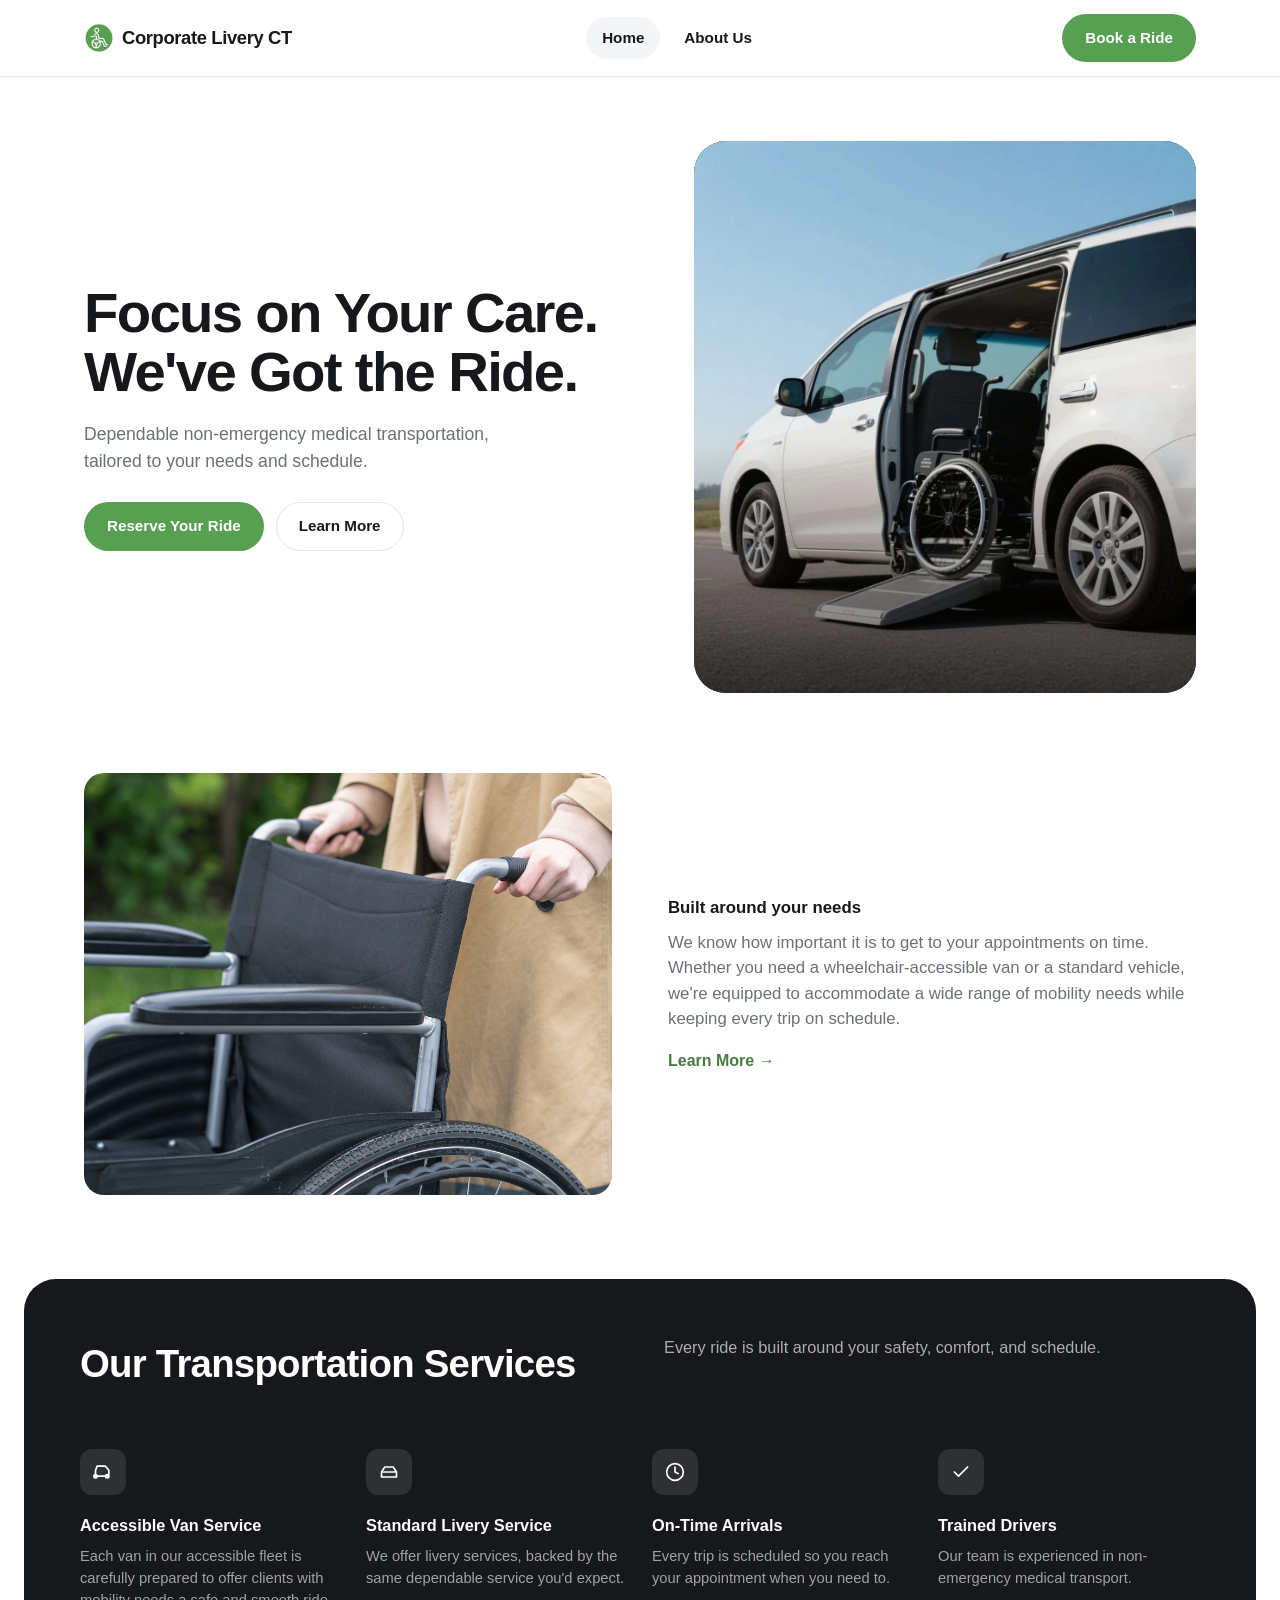
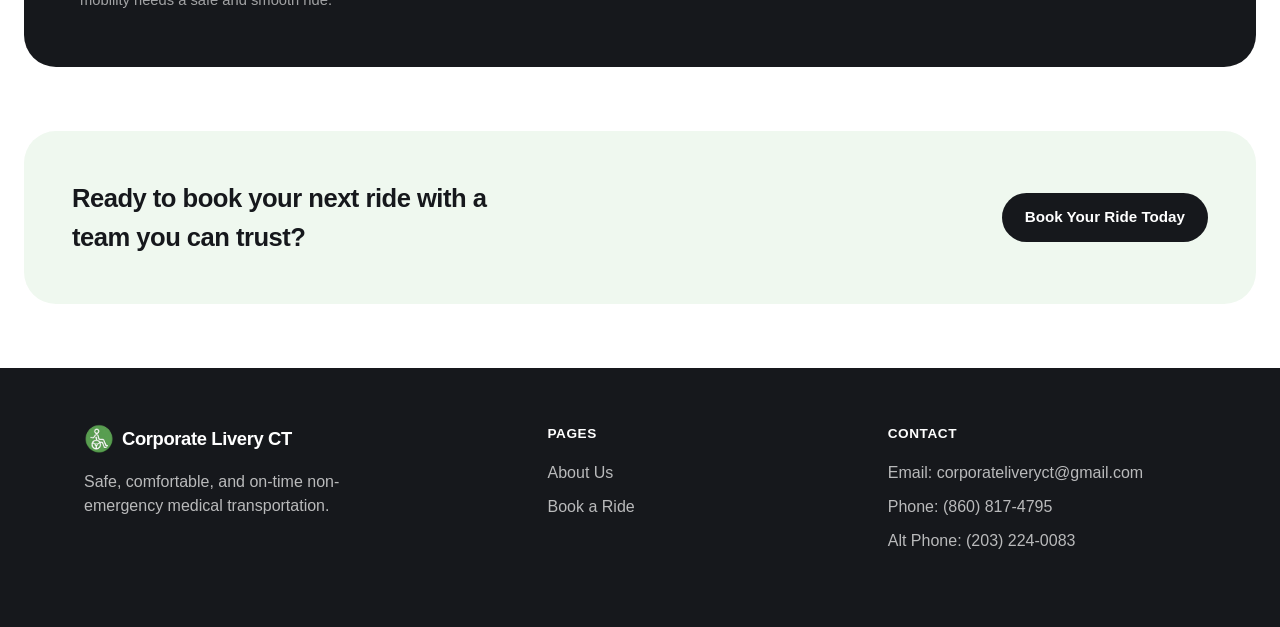
<file: index.html>
<!DOCTYPE html>
<html lang="en">
<head>
<meta charset="UTF-8">
<meta name="viewport" content="width=device-width, initial-scale=1.0">
<title>Corporate Livery CT | Non-Emergency Medical Transportation</title>
<meta name="description" content="Non-emergency medical transportation with wheelchair-accessible vans. Serving Medicare, Medicaid, and private-pay clients with on-time, dependable rides.">
<link rel="stylesheet" href="/styles.css">
<link rel="icon" type="image/png" href="/images/CorporateLogo.png">
</head>
<body>
<a class="skip-link" href="#main">Skip to Content</a>

<header class="site-header">
  <div class="wrap">
    <a href="/" class="logo">
      <span class="logo-mark">
        <img src="/images/CorporateLogo.png" alt="Corporate Livery CT logo">
      </span>
      Corporate Livery CT
    </a>
    <nav class="main-nav" aria-label="Primary">
      <a href="/" class="active">Home</a>
      <a href="/about-us">About Us</a>
      <a href="/book-a-ride" class="nav-book-link">Book a Ride</a>
    </nav>
    <a href="/book-a-ride" class="btn btn-primary">Book a Ride</a>
    <button class="nav-toggle" aria-label="Open menu" aria-expanded="false" id="navToggle">
      <span></span><span></span><span></span>
    </button>
  </div>
</header>

<main id="main">

  <section class="hero">
    <div class="wrap">
      <div>
        <h1>Focus on Your Care. We've Got the Ride.</h1>
        <p class="lede">Dependable non-emergency medical transportation, tailored to your needs and schedule.</p>
        <div class="hero-ctas">
          <a href="/book-a-ride" class="btn btn-primary">Reserve Your Ride</a>
          <a href="/about-us" class="btn btn-outline">Learn More</a>
        </div>
      </div>
      <div class="hero-visual">
        <img src="/images/minivan.jpeg" alt="Accessible minivan" class="hero-visual-photo">
      </div>
    </div>
  </section>

  <section class="intro">
    <div class="wrap">
      <div class="intro-photo">
        <img src="/images/Intro-photo.jpg" alt="Accessible minivan">
      </div>
      <div>
        <p class="kicker">Built around your needs</p>
        <p>We know how important it is to get to your appointments on time. Whether you need a wheelchair-accessible van or a standard vehicle, we're equipped to accommodate a wide range of mobility needs while keeping every trip on schedule.</p>
        <a href="/about-us" class="intro-link">Learn More →</a>
      </div>
    </div>
  </section>

  <section class="features">
    <div class="wrap">
      <div class="features-top">
        <h2>Our Transportation Services</h2>
        <p>Every ride is built around your safety, comfort, and schedule.</p>
      </div>
      <div class="feature-grid">
        <div class="feature-card">
          <div class="icon">
<svg width="20" height="20" viewBox="0 0 24 24" fill="none" stroke="#fff" stroke-width="2" stroke-linecap="round" stroke-linejoin="round"><path d="M5 17h14M5 17a2 2 0 1 1-4 0 2 2 0 0 1 4 0zM19 17a2 2 0 1 1-4 0 2 2 0 0 1 4 0zM3 17V10l2-5h10l4 5v7"/></svg>          </div>
          <h3>Accessible Van Service</h3>
          <p>Each van in our accessible fleet is carefully prepared to offer clients with mobility needs a safe and smooth ride.</p>
        </div>
        <div class="feature-card">
          <div class="icon">
            <svg width="20" height="20" viewBox="0 0 24 24" fill="none" stroke="#fff" stroke-width="2" stroke-linecap="round" stroke-linejoin="round"><path d="M3 12h18M3 12l4-6h10l4 6M3 12v6h18v-6"/></svg>
          </div>
          <h3>Standard Livery Service</h3>
          <p>We offer livery services, backed by the same dependable service you'd expect.</p>
        </div>
        <div class="feature-card">
          <div class="icon">
            <svg width="20" height="20" viewBox="0 0 24 24" fill="none" stroke="#fff" stroke-width="2" stroke-linecap="round" stroke-linejoin="round"><circle cx="12" cy="12" r="10"/><path d="M12 6v6l4 2"/></svg>
          </div>
          <h3>On-Time Arrivals</h3>
          <p>Every trip is scheduled so you reach your appointment when you need to.</p>
        </div>
        <div class="feature-card">
          <div class="icon">
            <svg width="20" height="20" viewBox="0 0 24 24" fill="none" stroke="#fff" stroke-width="2" stroke-linecap="round" stroke-linejoin="round"><path d="M20 6L9 17l-5-5"/></svg>
          </div>
          <h3>Trained Drivers</h3>
          <p>Our team is experienced in non-emergency medical transport.</p>
        </div>
      </div>
    </div>
  </section>

  <section class="cta-banner">
    <h2>Ready to book your next ride with a team you can trust?</h2>
    <a href="/book-a-ride" class="btn btn-dark">Book Your Ride Today</a>
  </section>

</main>

<footer class="site-footer">
  <div class="wrap">
    <div class="footer-top">
      <div>
        <a href="/" class="logo">
          <span class="logo-mark">
            <img src="/images/CorporateLogo.png" alt="Corporate Livery CT logo">
          </span>
          Corporate Livery CT
        </a>
        <p style="max-width: 34ch; margin-top: 16px;">Safe, comfortable, and on-time non-emergency medical transportation.</p>
      </div>
      <div class="footer-col">
        <h4>Pages</h4>
        <ul>
          <li><a href="/about-us">About Us</a></li>
          <li><a href="/book-a-ride">Book a Ride</a></li>
        </ul>
      </div>
      <div class="footer-col">
        <h4>Contact</h4>
        <ul>
          <li>Email: corporateliveryct@gmail.com</li>
          <li>Phone: (860) 817-4795</li>
          <li>Alt Phone: (203) 224-0083</li>
        </ul>
      </div>
    </div>
  </div>
</footer>

<script src="/script.js"></script>

</body>
</html>
</file>
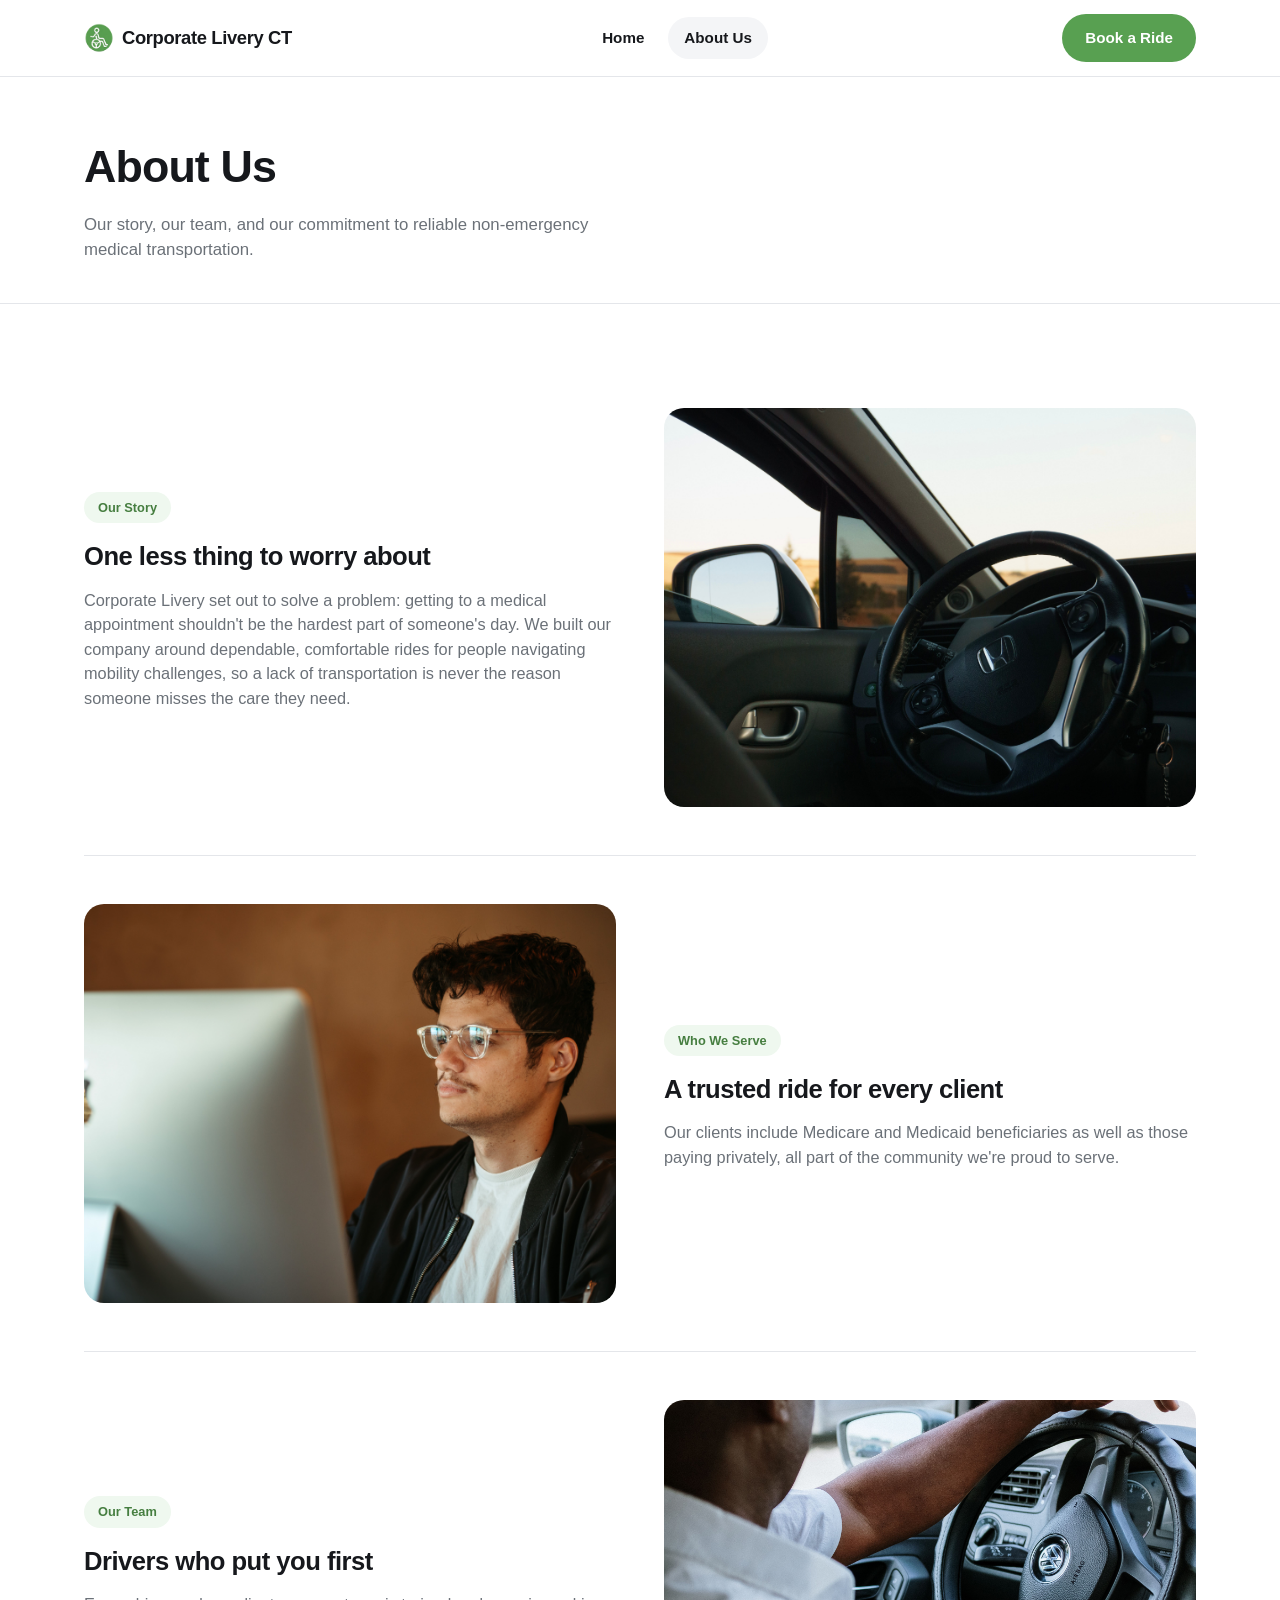
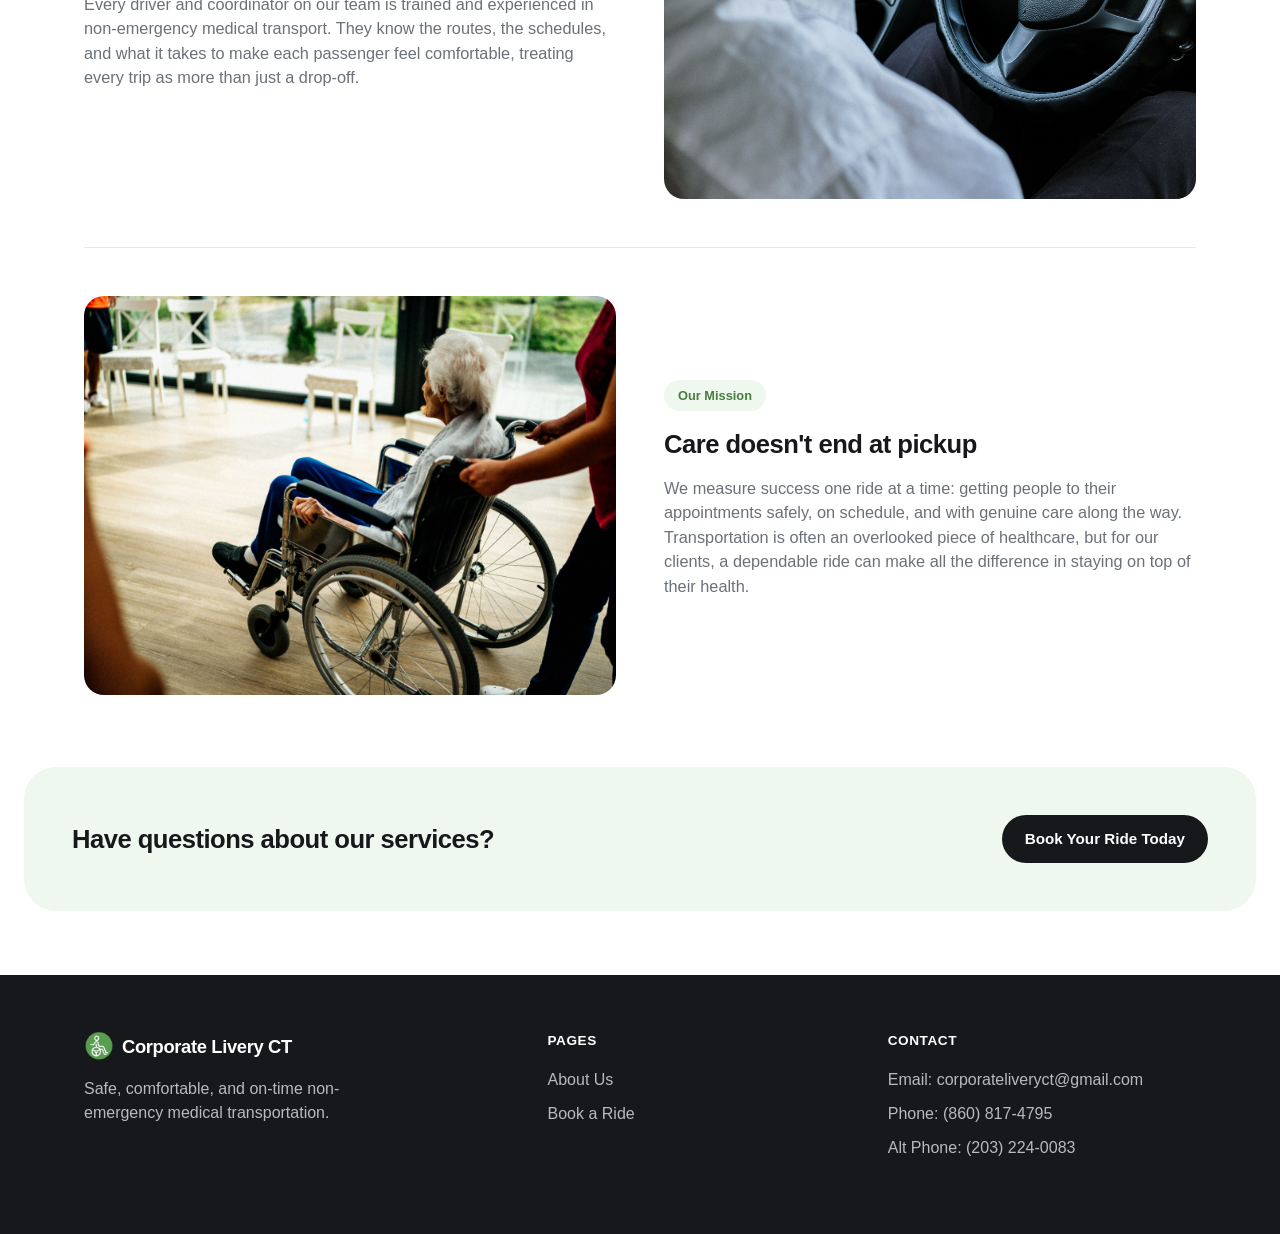
<file: about-us/index.html>
<!DOCTYPE html>
<html lang="en">
<head>
<meta charset="UTF-8">
<meta name="viewport" content="width=device-width, initial-scale=1.0">
<title>About Us | Corporate Livery CT</title>
<meta name="description" content="Learn about Corporate Livery CT, our team, who we serve, and our mission in non-emergency medical transportation.">
<link rel="stylesheet" href="/styles.css">
<link rel="icon" type="image/png" href="/images/CorporateLogo.png">
</head>
<body>
<a class="skip-link" href="#main">Skip to Content</a>

<header class="site-header">
  <div class="wrap">
    <a href="/" class="logo">
      <span class="logo-mark">
        <img src="/images/CorporateLogo.png" alt="Corporate Livery logo">
      </span>
      Corporate Livery CT
    </a>
    <nav class="main-nav" aria-label="Primary">
      <a href="/">Home</a>
      <a href="/about-us" class="active">About Us</a>
      <a href="/book-a-ride" class="nav-book-link">Book a Ride</a>
    </nav>
    <a href="/book-a-ride" class="btn btn-primary">Book a Ride</a>
    <button class="nav-toggle" aria-label="Open menu" aria-expanded="false" id="navToggle">
      <span></span><span></span><span></span>
    </button>
  </div>
</header>

<main id="main">

  <section class="page-hero">
    <div class="wrap">
      <h1>About Us</h1>
      <p>Our story, our team, and our commitment to reliable non-emergency medical transportation.</p>
    </div>
  </section>

  <div class="wrap">

    <div class="about-row">
      <div class="about-copy">
        <span class="eyebrow-label">Our Story</span>
        <h2>One less thing to worry about</h2>
        <p>Corporate Livery set out to solve a problem: getting to a medical appointment shouldn't be the hardest part of someone's day. We built our company around dependable, comfortable rides for people navigating mobility challenges, so a lack of transportation is never the reason someone misses the care they need.</p>
      </div>
      <div class="about-photo">
        <img src="/images/Our-story.jpg" alt="Accessible minivan">
      </div>
    </div>

    <div class="about-row reverse">
      <div class="about-copy">
        <span class="eyebrow-label">Who We Serve</span>
        <h2>A trusted ride for every client</h2>
        <p>Our clients include Medicare and Medicaid beneficiaries as well as those paying privately, all part of the community we're proud to serve.</p>
      </div>
      <div class="about-photo">
        <img src="/images/Who-we-serve.jpg" alt="Accessible minivan">
      </div>
    </div>

    <div class="about-row">
      <div class="about-copy">
        <span class="eyebrow-label">Our Team</span>
        <h2>Drivers who put you first</h2>
        <p>Every driver and coordinator on our team is trained and experienced in non-emergency medical transport. They know the routes, the schedules, and what it takes to make each passenger feel comfortable, treating every trip as more than just a drop-off.</p>
      </div>
      <div class="about-photo">
        <img src="/images/Our-Team.jpg" alt="Accessible minivan">
      </div>
    </div>

    <div class="about-row reverse">
      <div class="about-copy">
        <span class="eyebrow-label">Our Mission</span>
        <h2>Care doesn't end at pickup</h2>
        <p>We measure success one ride at a time: getting people to their appointments safely, on schedule, and with genuine care along the way. Transportation is often an overlooked piece of healthcare, but for our clients, a dependable ride can make all the difference in staying on top of their health.</p>
      </div>
      <div class="about-photo">
        <img src="/images/Our-Mission.jpg" alt="Accessible minivan">
      </div>
    </div>

  </div>

  <section class="cta-banner">
    <h2>Have questions about our services?</h2>
    <a href="/book-a-ride" class="btn btn-dark">Book Your Ride Today</a>
  </section>

</main>

<footer class="site-footer">
  <div class="wrap">
    <div class="footer-top">
      <div>
        <a href="/" class="logo">
          <span class="logo-mark">
            <img src="/images/CorporateLogo.png" alt="Corporate Livery logo">
          </span>
          Corporate Livery CT
        </a>
        <p style="max-width: 34ch; margin-top: 16px;">Safe, comfortable, and on-time non-emergency medical transportation.</p>
      </div>
      <div class="footer-col">
        <h4>Pages</h4>
        <ul>
          <li><a href="/about-us">About Us</a></li>
          <li><a href="/book-a-ride">Book a Ride</a></li>
        </ul>
      </div>
      <div class="footer-col">
        <h4>Contact</h4>
        <ul>
          <li>Email: corporateliveryct@gmail.com</li>
          <li>Phone: (860) 817-4795</li>
          <li>Alt Phone: (203) 224-0083</li>
        </ul>
      </div>
    </div>
  </div>
</footer>

<script src="/script.js"></script>
</body>
</html>
</file>
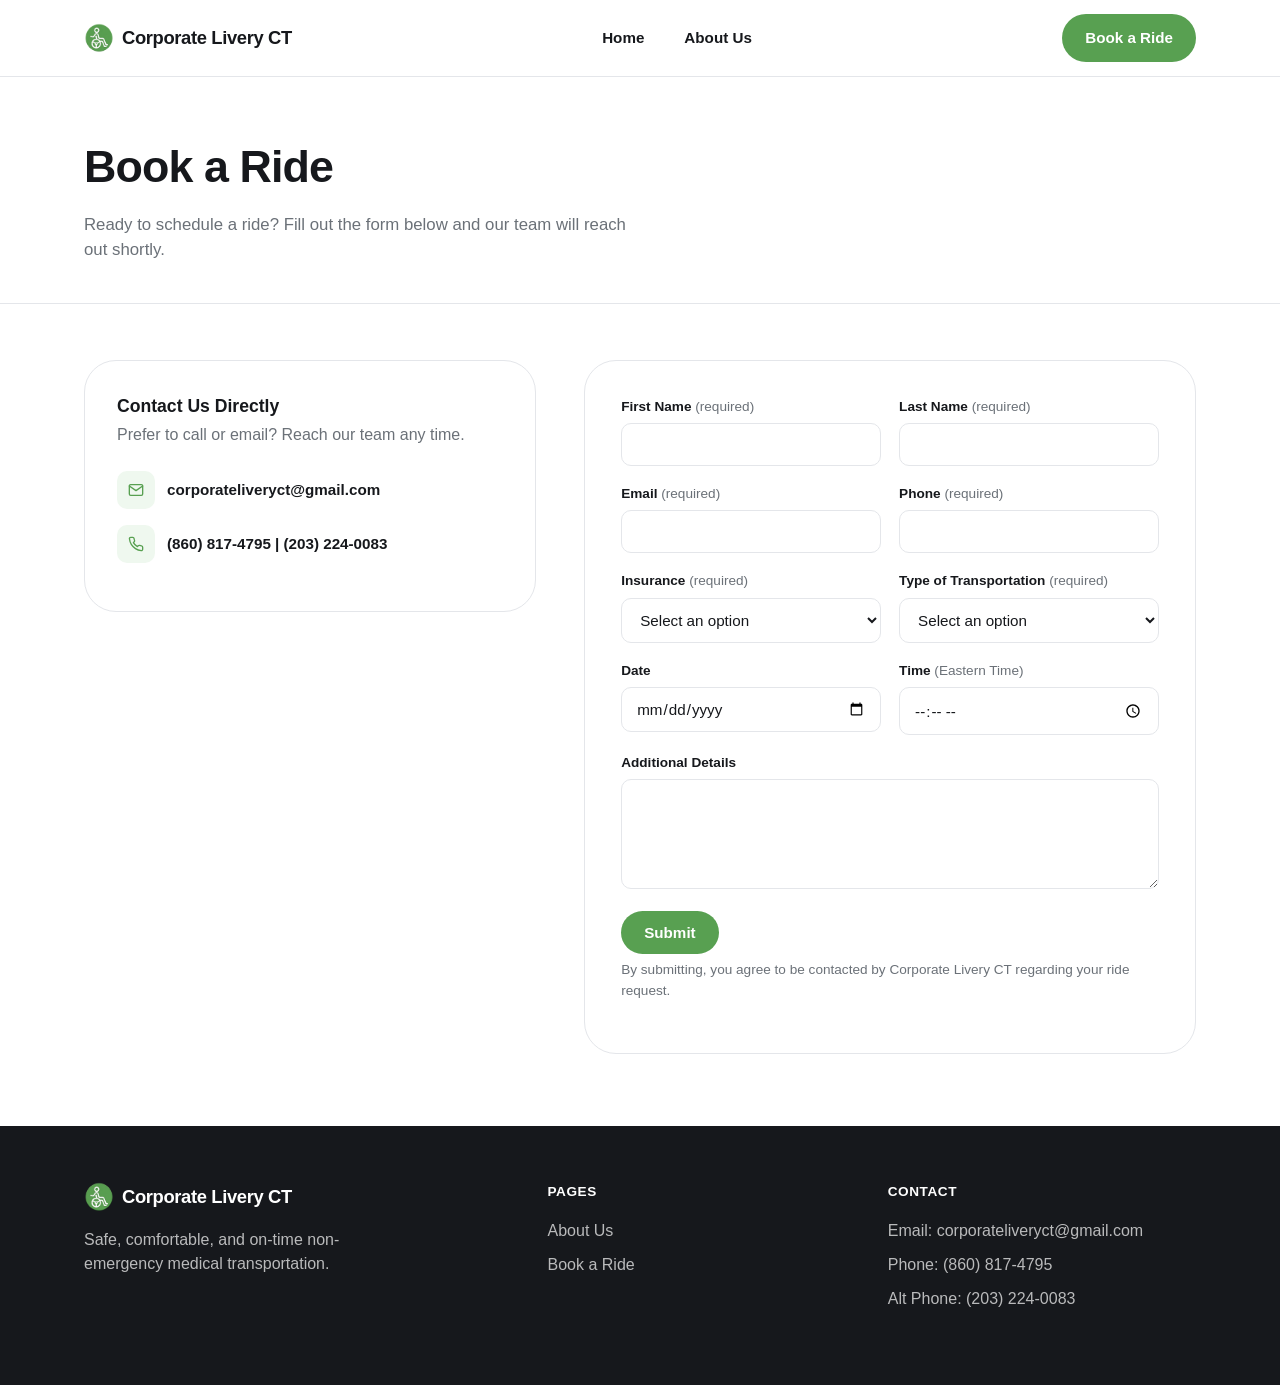
<file: book-a-ride/index.html>
<!DOCTYPE html>
<html lang="en">
<head>
<meta charset="UTF-8">
<meta name="viewport" content="width=device-width, initial-scale=1.0">
<title>Book a Ride | Corporate Livery CT</title>
<meta name="description" content="Book non-emergency medical transportation with Corporate Livery CT. Fill out the form and our team will be in touch shortly.">
<link rel="stylesheet" href="/styles.css">
<link rel="icon" type="image/png" href="/images/CorporateLogo.png">
</head>
<body>
<a class="skip-link" href="#main">Skip to Content</a>

<header class="site-header">
  <div class="wrap">
    <a href="/" class="logo">
      <span class="logo-mark">
        <img src="/images/CorporateLogo.png" alt="Corporate Livery CT logo">
      </span>
      Corporate Livery CT
    </a>
    <nav class="main-nav" aria-label="Primary">
      <a href="/">Home</a>
      <a href="/about-us">About Us</a>
      <a href="/book-a-ride" class="active nav-book-link">Book a Ride</a>
    </nav>
    <a href="/book-a-ride" class="btn btn-primary">Book a Ride</a>
    <button class="nav-toggle" aria-label="Open menu" aria-expanded="false" id="navToggle">
      <span></span><span></span><span></span>
    </button>
  </div>
</header>

<main id="main">

  <section class="page-hero">
    <div class="wrap">
      <h1>Book a Ride</h1>
      <p>Ready to schedule a ride? Fill out the form below and our team will reach out shortly.</p>
    </div>
  </section>

  <div class="wrap">
    <div class="book-layout">

      <div class="contact-card">
        <h3>Contact Us Directly</h3>
        <p>Prefer to call or email? Reach our team any time.</p>
        <div class="contact-line">
          <span class="icon">
            <svg width="16" height="16" viewBox="0 0 24 24" fill="none" stroke="#58A051" stroke-width="2" stroke-linecap="round" stroke-linejoin="round"><path d="M4 4h16v16H4z" opacity="0"/><path d="M22 6l-10 7L2 6"/><rect x="2" y="4" width="20" height="16" rx="2"/></svg>
          </span>
          corporateliveryct@gmail.com
        </div>
        <div class="contact-line">
          <span class="icon">
            <svg width="16" height="16" viewBox="0 0 24 24" fill="none" stroke="#58A051" stroke-width="2" stroke-linecap="round" stroke-linejoin="round"><path d="M22 16.92v3a2 2 0 0 1-2.18 2 19.79 19.79 0 0 1-8.63-3.07 19.5 19.5 0 0 1-6-6 19.79 19.79 0 0 1-3.07-8.67A2 2 0 0 1 4.11 2h3a2 2 0 0 1 2 1.72c.13.96.36 1.9.68 2.81a2 2 0 0 1-.45 2.11L8.09 9.91a16 16 0 0 0 6 6l1.27-1.27a2 2 0 0 1 2.11-.45c.9.32 1.85.55 2.81.68A2 2 0 0 1 22 16.92z"/></svg>
          </span>
          (860) 817-4795 | (203) 224-0083
        </div>
      </div>

      <form class="ride-form" id="rideForm" action="https://api.web3forms.com/submit" method="POST">
        <input type="hidden" name="access_key" value="bd34dec6-d49e-4015-98a6-b92596a17f97">
        <input type="hidden" name="subject" value="Ride Request">
        <input type="hidden" name="from_name" value="CorporateLiveryCT.com">
        <input type="checkbox" name="botcheck" style="display:none;" tabindex="-1" autocomplete="off">

        <div class="form-row">
          <div class="field">
            <label for="firstName">First Name <span class="req">(required)</span></label>
            <input type="text" id="firstName" name="First Name" required>
          </div>
          <div class="field">
            <label for="lastName">Last Name <span class="req">(required)</span></label>
            <input type="text" id="lastName" name="Last Name" required>
          </div>
        </div>

        <div class="form-row">
          <div class="field">
            <label for="email">Email <span class="req">(required)</span></label>
            <input type="email" id="email" name="Email" required>
          </div>
          <div class="field">
            <label for="phone">Phone <span class="req">(required)</span></label>
            <input type="tel" id="phone" name="Phone" required>
          </div>
        </div>

        <div class="form-row">
          <div class="field">
            <label for="insurance">Insurance <span class="req">(required)</span></label>
            <select id="insurance" name="Insurance" required>
              <option value="">Select an option</option>
              <option value="Medicare">Medicare</option>
              <option value="Medicaid">Medicaid</option>
              <option value="Private Pay">Private Pay</option>
              <option value="Other">Other</option>
            </select>
          </div>
          <div class="field">
            <label for="transportType">Type of Transportation <span class="req">(required)</span></label>
            <select id="transportType" name="Transport Type" required>
              <option value="">Select an option</option>
              <option value="Wheelchair Accessible">Wheelchair Accessible</option>
              <option value="Standard Vehicle">Standard Vehicle</option>
            </select>
          </div>
        </div>

        <div class="form-row">
          <div class="field">
            <label for="rideDate">Date</label>
            <input type="date" id="rideDate" name="Ride Date">
          </div>
          <div class="field">
            <label for="rideTime">Time <span class="req">(Eastern Time)</span></label>
            <input type="time" id="rideTime" name="Ride Time (24 hrs)">
          </div>
        </div>

        <div class="field" style="margin-bottom: 22px;">
          <label for="message">Additional Details</label>
          <textarea id="message" name="Additional Details"></textarea>
        </div>

        <button type="submit" class="btn btn-primary">Submit</button>
        <p class="form-note">By submitting, you agree to be contacted by Corporate Livery CT regarding your ride request.</p>
        <p class="form-status" id="formStatus" role="status" aria-live="polite"></p>
      </form>

      <div class="form-success" id="formSuccess">
        <div class="form-success-icon">
          <svg width="26" height="26" viewBox="0 0 24 24" fill="none" stroke="#fff" stroke-width="2.5" stroke-linecap="round" stroke-linejoin="round"><path d="M20 6L9 17l-5-5"/></svg>
        </div>
        <h3>Request Received</h3>
        <p>Thanks, we've got your ride details! A member of our team will call or email you shortly to confirm.</p>
      </div>

    </div>
  </div>

</main>

<footer class="site-footer">
  <div class="wrap">
    <div class="footer-top">
      <div>
        <a href="/" class="logo">
          <span class="logo-mark">
            <img src="/images/CorporateLogo.png" alt="Corporate Livery CT logo">
          </span>
          Corporate Livery CT
        </a>
        <p style="max-width: 34ch; margin-top: 16px;">Safe, comfortable, and on-time non-emergency medical transportation.</p>
      </div>
      <div class="footer-col">
        <h4>Pages</h4>
        <ul>
          <li><a href="/about-us">About Us</a></li>
          <li><a href="/book-a-ride">Book a Ride</a></li>
        </ul>
      </div>
      <div class="footer-col">
        <h4>Contact</h4>
        <ul>
          <li>Email: corporateliveryct@gmail.com</li>
          <li>Phone: (860) 817-4795</li>
          <li>Alt Phone: (203) 224-0083</li>
        </ul>
      </div>
    </div>
  </div>
</footer>

<script src="/script.js"></script>
</body>
</html>
</file>
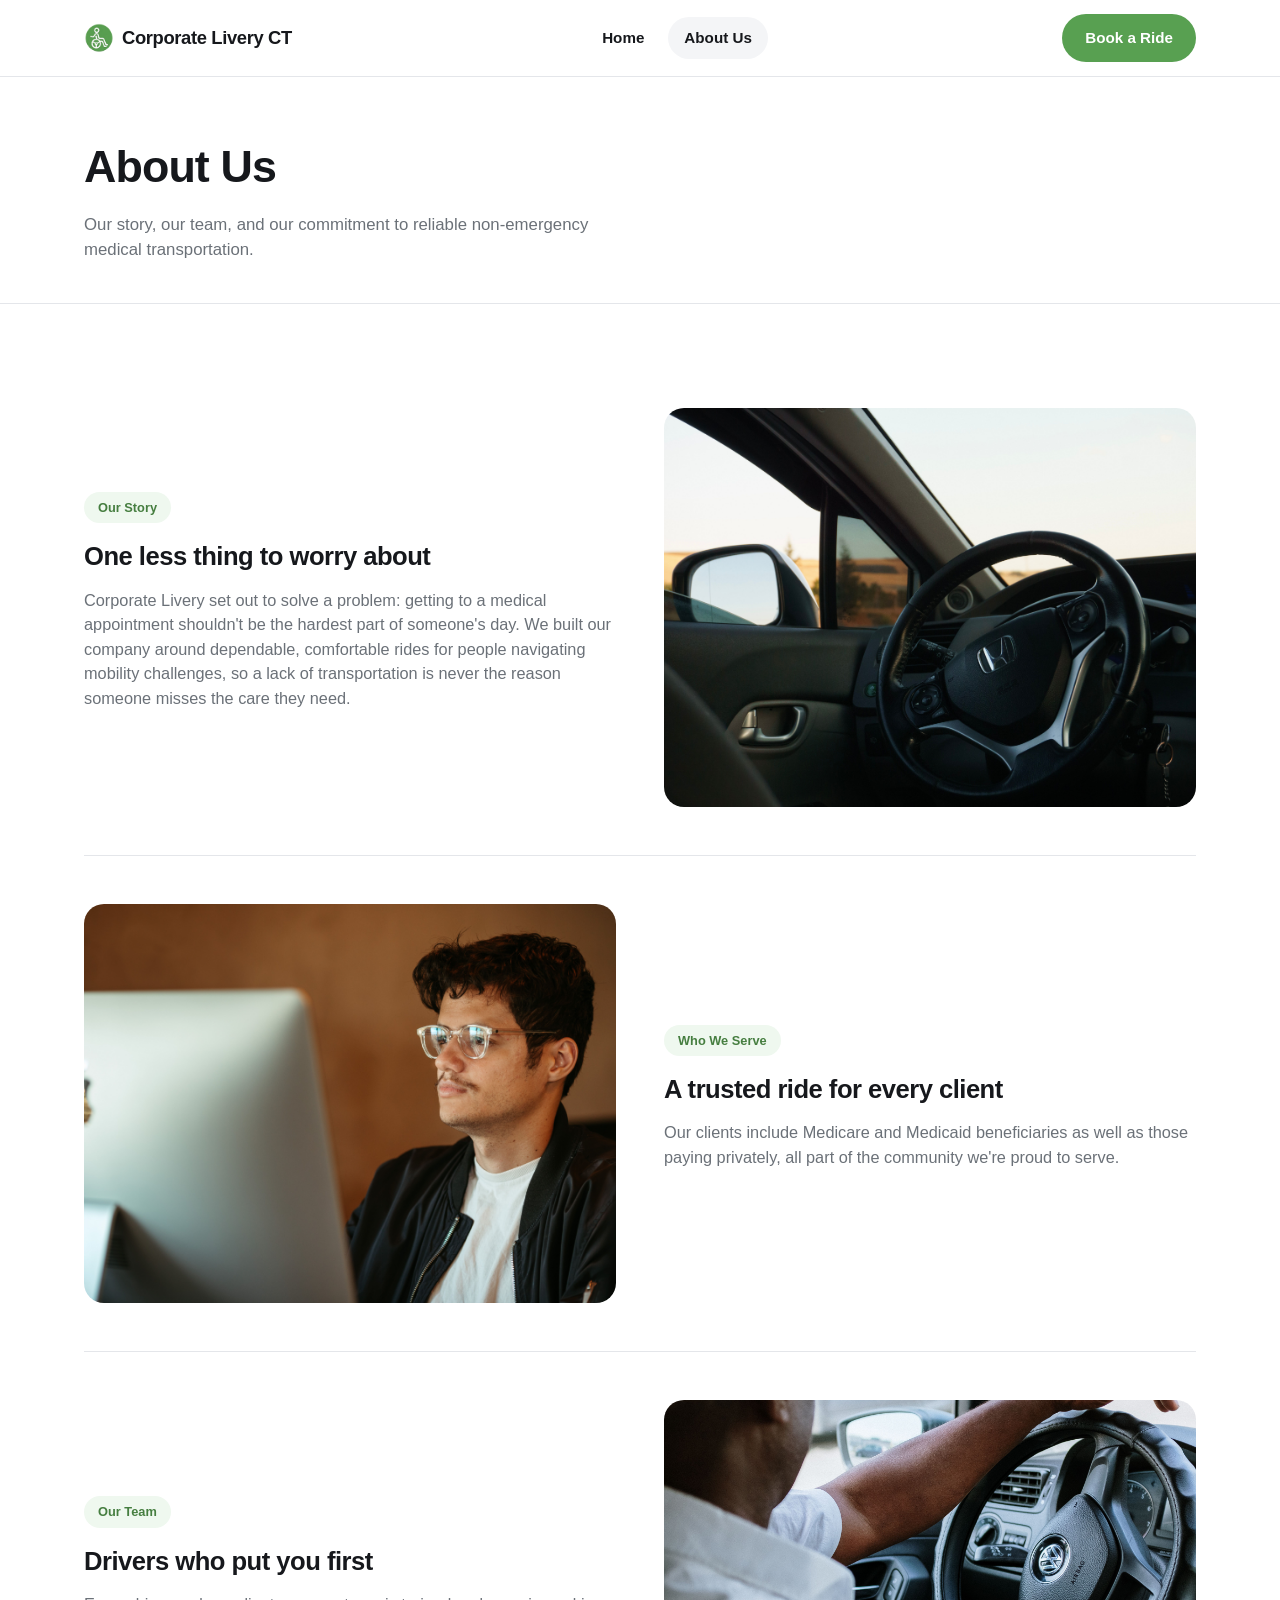
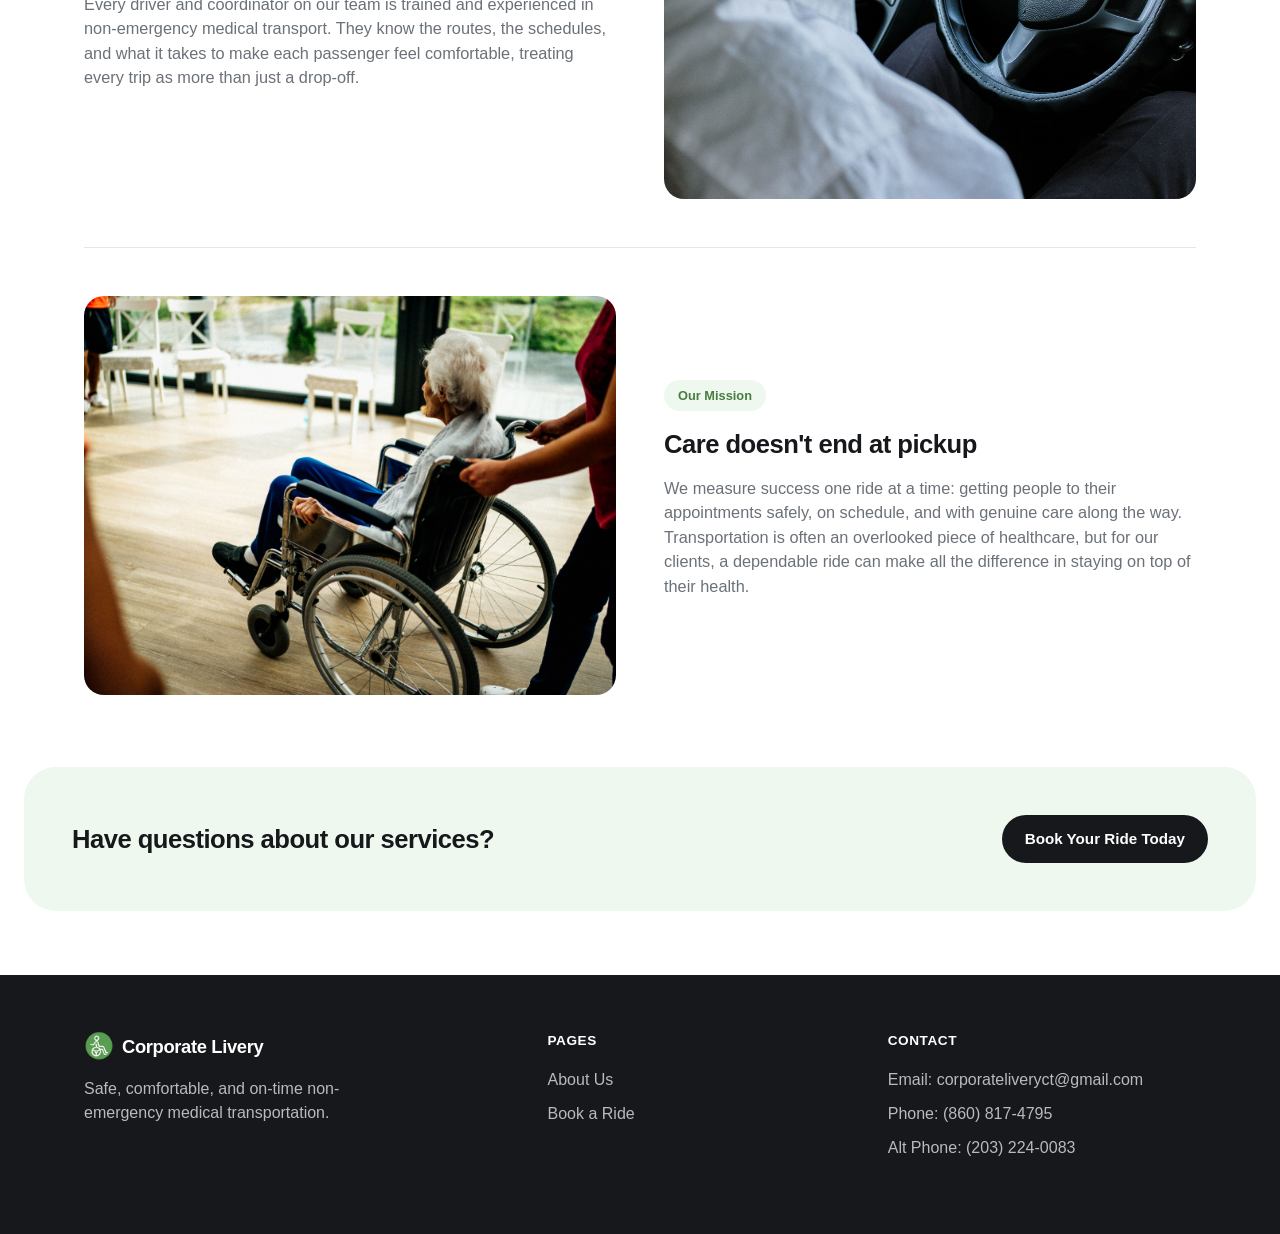
<file: about-us.html>
<!DOCTYPE html>
<html lang="en">
<head>
<meta charset="UTF-8">
<meta name="viewport" content="width=device-width, initial-scale=1.0">
<title>About Us | Corporate Livery</title>
<meta name="description" content="Learn about Corporate Livery, our team, who we serve, and our mission in non-emergency medical transportation.">
<link rel="stylesheet" href="styles.css">
<link rel="icon" type="image/png" href="images/CorporateLogo.png">
</head>
<body>
<a class="skip-link" href="#main">Skip to Content</a>

<header class="site-header">
  <div class="wrap">
    <a href="index.html" class="logo">
      <span class="logo-mark">
        <img src="images/CorporateLogo.png" alt="Corporate Livery logo">
      </span>
      Corporate Livery CT
    </a>
    <nav class="main-nav" aria-label="Primary">
      <a href="index.html">Home</a>
      <a href="about-us.html" class="active">About Us</a>
    </nav>
    <a href="book-a-ride.html" class="btn btn-primary">Book a Ride</a>
    <button class="nav-toggle" aria-label="Open menu" aria-expanded="false" id="navToggle">
      <span></span><span></span><span></span>
    </button>
  </div>
</header>

<main id="main">

  <section class="page-hero">
    <div class="wrap">
      <h1>About Us</h1>
      <p>Our story, our team, and our commitment to reliable non-emergency medical transportation.</p>
    </div>
  </section>

  <div class="wrap">

    <div class="about-row">
      <div class="about-copy">
        <span class="eyebrow-label">Our Story</span>
        <h2>One less thing to worry about</h2>
        <p>Corporate Livery set out to solve a problem: getting to a medical appointment shouldn't be the hardest part of someone's day. We built our company around dependable, comfortable rides for people navigating mobility challenges, so a lack of transportation is never the reason someone misses the care they need.</p>
      </div>
      <div class="about-photo">
        <img src="images/Our-story.jpg" alt="Accessible minivan">
      </div>
    </div>

    <div class="about-row reverse">
      <div class="about-copy">
        <span class="eyebrow-label">Who We Serve</span>
        <h2>A trusted ride for every client</h2>
        <p>Our clients include Medicare and Medicaid beneficiaries as well as those paying privately, all part of the community we're proud to serve.</p>
      </div>
      <div class="about-photo">
        <img src="images/Who-we-serve.jpg" alt="Accessible minivan">
      </div>
    </div>

    <div class="about-row">
      <div class="about-copy">
        <span class="eyebrow-label">Our Team</span>
        <h2>Drivers who put you first</h2>
        <p>Every driver and coordinator on our team is trained and experienced in non-emergency medical transport. They know the routes, the schedules, and what it takes to make each passenger feel comfortable, treating every trip as more than just a drop-off.</p>
      </div>
      <div class="about-photo">
        <img src="images/Our-Team.jpg" alt="Accessible minivan">
      </div>
    </div>

    <div class="about-row reverse">
      <div class="about-copy">
        <span class="eyebrow-label">Our Mission</span>
        <h2>Care doesn't end at pickup</h2>
        <p>We measure success one ride at a time: getting people to their appointments safely, on schedule, and with genuine care along the way. Transportation is often an overlooked piece of healthcare, but for our clients, a dependable ride can make all the difference in staying on top of their health.</p>
      </div>
      <div class="about-photo">
        <img src="images/Our-Mission.jpg" alt="Accessible minivan">
      </div>
    </div>

  </div>

  <section class="cta-banner">
    <h2>Have questions about our services?</h2>
    <a href="book-a-ride.html" class="btn btn-dark">Book Your Ride Today</a>
  </section>

</main>

<footer class="site-footer">
  <div class="wrap">
    <div class="footer-top">
      <div>
        <a href="index.html" class="logo">
          <span class="logo-mark">
            <img src="images/CorporateLogo.png" alt="Corporate Livery logo">
          </span>
          Corporate Livery
        </a>
        <p style="max-width: 34ch; margin-top: 16px;">Safe, comfortable, and on-time non-emergency medical transportation.</p>
      </div>
      <div class="footer-col">
        <h4>Pages</h4>
        <ul>
          <li><a href="about-us.html">About Us</a></li>
          <li><a href="book-a-ride.html">Book a Ride</a></li>
        </ul>
      </div>
      <div class="footer-col">
        <h4>Contact</h4>
        <ul>
          <li>Email: corporateliveryct@gmail.com</li>
          <li>Phone: (860) 817-4795</li>
          <li>Alt Phone: (203) 224-0083</li>
        </ul>
      </div>
    </div>
  </div>
</footer>

<script src="script.js"></script>
</body>
</html>
</file>
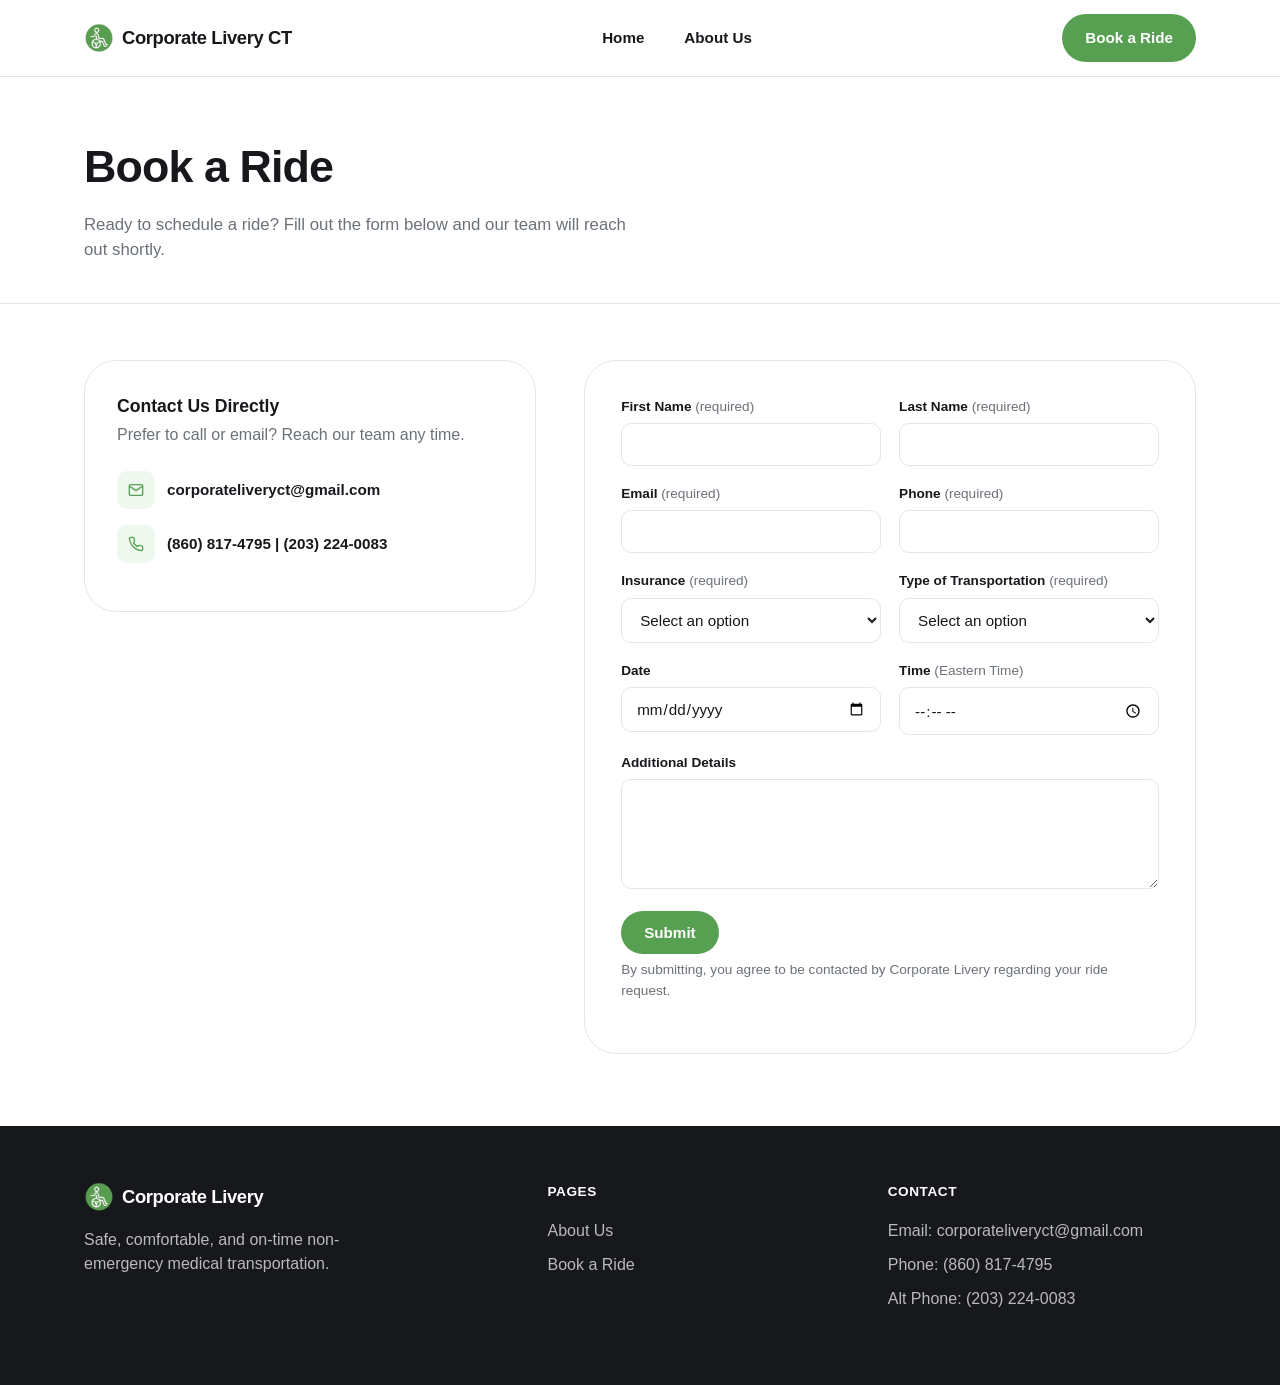
<file: book-a-ride.html>
<!DOCTYPE html>
<html lang="en">
<head>
<meta charset="UTF-8">
<meta name="viewport" content="width=device-width, initial-scale=1.0">
<title>Book a Ride | Corporate Livery</title>
<meta name="description" content="Book non-emergency medical transportation with Corporate Livery. Fill out the form and our team will be in touch shortly.">
<link rel="stylesheet" href="styles.css">
<link rel="icon" type="image/png" href="images/CorporateLogo.png">
</head>
<body>
<a class="skip-link" href="#main">Skip to Content</a>

<header class="site-header">
  <div class="wrap">
    <a href="index.html" class="logo">
      <span class="logo-mark">
        <img src="images/CorporateLogo.png" alt="Corporate Livery logo">
      </span>
      Corporate Livery CT
    </a>
    <nav class="main-nav" aria-label="Primary">
      <a href="index.html">Home</a>
      <a href="about-us.html">About Us</a>
    </nav>
    <a href="book-a-ride.html" class="btn btn-primary">Book a Ride</a>
    <button class="nav-toggle" aria-label="Open menu" aria-expanded="false" id="navToggle">
      <span></span><span></span><span></span>
    </button>
  </div>
</header>

<main id="main">

  <section class="page-hero">
    <div class="wrap">
      <h1>Book a Ride</h1>
      <p>Ready to schedule a ride? Fill out the form below and our team will reach out shortly.</p>
    </div>
  </section>

  <div class="wrap">
    <div class="book-layout">

      <div class="contact-card">
        <h3>Contact Us Directly</h3>
        <p>Prefer to call or email? Reach our team any time.</p>
        <div class="contact-line">
          <span class="icon">
            <svg width="16" height="16" viewBox="0 0 24 24" fill="none" stroke="#58A051" stroke-width="2" stroke-linecap="round" stroke-linejoin="round"><path d="M4 4h16v16H4z" opacity="0"/><path d="M22 6l-10 7L2 6"/><rect x="2" y="4" width="20" height="16" rx="2"/></svg>
          </span>
          corporateliveryct@gmail.com
        </div>
        <div class="contact-line">
          <span class="icon">
            <svg width="16" height="16" viewBox="0 0 24 24" fill="none" stroke="#58A051" stroke-width="2" stroke-linecap="round" stroke-linejoin="round"><path d="M22 16.92v3a2 2 0 0 1-2.18 2 19.79 19.79 0 0 1-8.63-3.07 19.5 19.5 0 0 1-6-6 19.79 19.79 0 0 1-3.07-8.67A2 2 0 0 1 4.11 2h3a2 2 0 0 1 2 1.72c.13.96.36 1.9.68 2.81a2 2 0 0 1-.45 2.11L8.09 9.91a16 16 0 0 0 6 6l1.27-1.27a2 2 0 0 1 2.11-.45c.9.32 1.85.55 2.81.68A2 2 0 0 1 22 16.92z"/></svg>
          </span>
          (860) 817-4795 | (203) 224-0083
        </div>
      </div>

      <form class="ride-form" id="rideForm" action="https://api.web3forms.com/submit" method="POST">
        <input type="hidden" name="access_key" value="bd34dec6-d49e-4015-98a6-b92596a17f97">
        <input type="hidden" name="subject" value="Ride Request">
        <input type="hidden" name="from_name" value="CorporateLiveryCT.com">
        <input type="checkbox" name="botcheck" style="display:none;" tabindex="-1" autocomplete="off">

        <div class="form-row">
          <div class="field">
            <label for="firstName">First Name <span class="req">(required)</span></label>
            <input type="text" id="firstName" name="First Name" required>
          </div>
          <div class="field">
            <label for="lastName">Last Name <span class="req">(required)</span></label>
            <input type="text" id="lastName" name="Last Name" required>
          </div>
        </div>

        <div class="form-row">
          <div class="field">
            <label for="email">Email <span class="req">(required)</span></label>
            <input type="email" id="email" name="Email" required>
          </div>
          <div class="field">
            <label for="phone">Phone <span class="req">(required)</span></label>
            <input type="tel" id="phone" name="Phone" required>
          </div>
        </div>

        <div class="form-row">
          <div class="field">
            <label for="insurance">Insurance <span class="req">(required)</span></label>
            <select id="insurance" name="Insurance" required>
              <option value="">Select an option</option>
              <option value="Medicare">Medicare</option>
              <option value="Medicaid">Medicaid</option>
              <option value="Private Pay">Private Pay</option>
              <option value="Other">Other</option>
            </select>
          </div>
          <div class="field">
            <label for="transportType">Type of Transportation <span class="req">(required)</span></label>
            <select id="transportType" name="Transport Type" required>
              <option value="">Select an option</option>
              <option value="Wheelchair Accessible">Wheelchair Accessible</option>
              <option value="Standard Vehicle">Standard Vehicle</option>
            </select>
          </div>
        </div>

        <div class="form-row">
          <div class="field">
            <label for="rideDate">Date</label>
            <input type="date" id="rideDate" name="Ride Date">
          </div>
          <div class="field">
            <label for="rideTime">Time <span class="req">(Eastern Time)</span></label>
            <input type="time" id="rideTime" name="Ride Time (24 hrs)">
          </div>
        </div>

        <div class="field" style="margin-bottom: 22px;">
          <label for="message">Additional Details</label>
          <textarea id="message" name="Additional Details"></textarea>
        </div>

        <button type="submit" class="btn btn-primary">Submit</button>
        <p class="form-note">By submitting, you agree to be contacted by Corporate Livery regarding your ride request.</p>
        <p class="form-status" id="formStatus" role="status" aria-live="polite"></p>
      </form>

      <div class="form-success" id="formSuccess">
        <div class="form-success-icon">
          <svg width="26" height="26" viewBox="0 0 24 24" fill="none" stroke="#fff" stroke-width="2.5" stroke-linecap="round" stroke-linejoin="round"><path d="M20 6L9 17l-5-5"/></svg>
        </div>
        <h3>Request Received</h3>
        <p>Thanks, we've got your ride details! A member of our team will call or email you shortly to confirm.</p>
      </div>

    </div>
  </div>

</main>

<footer class="site-footer">
  <div class="wrap">
    <div class="footer-top">
      <div>
        <a href="index.html" class="logo">
          <span class="logo-mark">
            <img src="images/CorporateLogo.png" alt="Corporate Livery logo">
          </span>
          Corporate Livery
        </a>
        <p style="max-width: 34ch; margin-top: 16px;">Safe, comfortable, and on-time non-emergency medical transportation.</p>
      </div>
      <div class="footer-col">
        <h4>Pages</h4>
        <ul>
          <li><a href="about-us.html">About Us</a></li>
          <li><a href="book-a-ride.html">Book a Ride</a></li>
        </ul>
      </div>
      <div class="footer-col">
        <h4>Contact</h4>
        <ul>
          <li>Email: corporateliveryct@gmail.com</li>
          <li>Phone: (860) 817-4795</li>
          <li>Alt Phone: (203) 224-0083</li>
        </ul>
      </div>
    </div>
  </div>
</footer>

<script src="script.js"></script>
</body>
</html>
</file>
<file: styles.css>
/* ============================================
   Corporate Livery — Design Tokens
   ============================================ */
   :root {
    --ink: #16181C;
    --paper: #FFFFFF;
    --mist: #F4F5F7;
    --line: #E4E6EA;
    --muted: #6B7178;
  
    --accent: #58A051;
    --accent-dark: #467E40;
    --accent-soft: #eff8ef;
  
    --radius-lg: 32px;
    --radius-md: 20px;
    --radius-pill: 999px;
  
    --shadow-card: 0 20px 50px rgba(22, 24, 28, 0.12);
  
    --font: -apple-system, BlinkMacSystemFont, "Segoe UI", Roboto, Helvetica, Arial, sans-serif;
  
    --max: 1160px;
  }
  
  /* ============================================
     Reset
     ============================================ */
  * { box-sizing: border-box; }
  html { scroll-behavior: smooth; }
  body {
    margin: 0;
    font-family: var(--font);
    color: var(--ink);
    background: var(--paper);
    line-height: 1.5;
    -webkit-font-smoothing: antialiased;
  }
  img { max-width: 100%; display: block; }
  a { color: inherit; text-decoration: none; }
  ul { list-style: none; margin: 0; padding: 0; }
  button { font-family: inherit; cursor: pointer; }
  
  :focus-visible {
    outline: 3px solid var(--accent);
    outline-offset: 3px;
  }
  
  .wrap {
    max-width: var(--max);
    margin: 0 auto;
    padding: 0 24px;
  }
  
  .skip-link {
    position: absolute;
    left: -999px;
    top: 0;
    background: var(--ink);
    color: #fff;
    padding: 12px 20px;
    border-radius: var(--radius-pill);
    z-index: 100;
  }
  .skip-link:focus { left: 24px; top: 16px; }
  
  /* ============================================
     Header
     ============================================ */
  .site-header {
    position: sticky;
    top: 0;
    z-index: 50;
    background: rgba(255, 255, 255, 0.92);
    backdrop-filter: saturate(180%) blur(10px);
    border-bottom: 1px solid var(--line);
  }
  .site-header .wrap {
    display: flex;
    align-items: center;
    justify-content: space-between;
    height: 76px;
  }
  .logo {
    font-weight: 800;
    font-size: 1.15rem;
    letter-spacing: -0.02em;
    display: flex;
    align-items: center;
    gap: 8px;
  }
  .logo-mark {
    width: 30px;
    height: 30px;
    border-radius: 9px;
    display: inline-flex;
    align-items: center;
    justify-content: center;
    flex-shrink: 0;
  }
  .main-nav {
    display: flex;
    align-items: center;
    gap: 8px;
  }
  .main-nav a {
    padding: 10px 16px;
    border-radius: var(--radius-pill);
    font-weight: 600;
    font-size: 0.95rem;
    color: var(--ink);
  }
  .main-nav a:hover { background: var(--mist); }
  .main-nav a.active { background: var(--mist); }

  .nav-book-link { display: none; }
  
  .btn {
    display: inline-flex;
    align-items: center;
    justify-content: center;
    gap: 8px;
    padding: 12px 22px;
    border-radius: var(--radius-pill);
    font-weight: 700;
    font-size: 0.95rem;
    border: 1px solid transparent;
    transition: transform 0.15s ease, background 0.15s ease;
    white-space: nowrap;
  }
  .btn:hover { transform: translateY(-1px); }
  .btn-primary { background: var(--accent); color: #fff; }
  .btn-primary:hover { background: var(--accent-dark); }
  .btn-dark { background: var(--ink); color: #fff; }
  .btn-dark:hover { background: #000; }
  .btn-outline { background: transparent; color: var(--ink); border-color: var(--line); }
  .btn-outline:hover { background: var(--mist); }
  
  .nav-toggle {
    display: none;
    background: none;
    border: none;
    padding: 8px;
  }
  .nav-toggle span {
    display: block;
    width: 22px;
    height: 2px;
    background: var(--ink);
    margin: 5px 0;
  }
  
  /* ============================================
     Hero
     ============================================ */
  .hero {
    padding: 64px 0 40px;
  }
  .hero .wrap {
    display: grid;
    grid-template-columns: 1.05fr 0.95fr;
    gap: 56px;
    align-items: center;
  }
  .hero-visual {
    position: relative;
    border-radius: var(--radius-lg);
    background: var(--ink);
    aspect-ratio: 4 / 4.4;
    overflow: hidden;
  }
  .hero-visual-photo {
    position: absolute;
    inset: 0;
    width: 100%;
    height: 100%;
    object-fit: cover;
  }
  .hero-visual::after {
    content: "";
    position: absolute;
    inset: 0;
    background: linear-gradient(to top, rgba(0, 0, 0, 0.6), transparent 45%);
  }
  .hero-visual .hero-badge {
    position: absolute;
    bottom: 24px;
    left: 24px;
    right: 24px;
    z-index: 1;
    margin: 0;
    width: fit-content;
  }
  .eyebrow {
    display: inline-flex;
    align-items: center;
    gap: 8px;
    background: var(--accent-soft);
    color: var(--accent-dark);
    font-weight: 700;
    font-size: 0.8rem;
    letter-spacing: 0.02em;
    padding: 8px 16px;
    border-radius: var(--radius-pill);
    margin-bottom: 20px;
  }
  .eyebrow-dot {
    width: 7px;
    height: 7px;
    border-radius: 50%;
    background: var(--accent);
  }
  .hero h1 {
    font-size: clamp(2.4rem, 4.4vw, 3.6rem);
    line-height: 1.05;
    letter-spacing: -0.03em;
    font-weight: 800;
    margin: 0 0 20px;
  }
  .hero .lede {
    font-size: 1.1rem;
    color: var(--muted);
    max-width: 46ch;
    margin: 0 0 28px;
  }
  .hero-ctas { display: flex; gap: 12px; flex-wrap: wrap; }
  
  .hero-badge {
    position: relative;
    background: #fff;
    border-radius: var(--radius-md);
    padding: 16px 18px;
    display: flex;
    align-items: center;
    gap: 12px;
    box-shadow: var(--shadow-card);
    width: fit-content;
  }
  .hero-badge strong { display: block; font-size: 0.95rem; }
  .hero-badge span { display: block; font-size: 0.8rem; color: var(--muted); }
  .hero-badge .badge-icon {
    width: 38px;
    height: 38px;
    border-radius: 10px;
    background: var(--accent-soft);
    display: flex;
    align-items: center;
    justify-content: center;
    flex-shrink: 0;
  }
  
  /* ============================================
     Image placeholder
     ============================================ */
  .img-placeholder {
    border-radius: var(--radius-md);
    background: repeating-linear-gradient(
      135deg,
      var(--mist),
      var(--mist) 10px,
      #ECEEF1 10px,
      #ECEEF1 20px
    );
    border: 1px dashed var(--line);
    display: flex;
    flex-direction: column;
    align-items: center;
    justify-content: center;
    gap: 10px;
    color: var(--muted);
    text-align: center;
    padding: 24px;
  }
  .img-placeholder .icon {
    width: 44px;
    height: 44px;
    border-radius: 12px;
    background: #fff;
    display: flex;
    align-items: center;
    justify-content: center;
  }
  .img-placeholder span {
    font-size: 0.85rem;
    font-weight: 600;
  }
  
  /* ============================================
     Intro / stats
     ============================================ */
  .intro {
    padding: 40px 0 20px;
  }
  .intro .wrap {
    display: grid;
    grid-template-columns: 1fr 1fr;
    gap: 56px;
    align-items: center;
  }
  .intro .img-placeholder { aspect-ratio: 5 / 4; }
  .intro p {
    font-size: 1.05rem;
    color: var(--muted);
    margin: 0 0 18px;
  }
  .intro .kicker {
    font-weight: 700;
    color: var(--ink);
    margin-bottom: 10px;
  }
  .intro-link {
    display: inline-flex;
    align-items: center;
    gap: 8px;
    font-weight: 700;
    color: var(--accent-dark);
  }

  .intro-photo {
    border-radius: var(--radius-md);
    aspect-ratio: 5 / 4;
    overflow: hidden;
  }
  .intro-photo img {
    width: 100%;
    height: 100%;
    object-fit: cover;
    display: block;
  }
  
  .stat-row {
    display: grid;
    grid-template-columns: repeat(3, 1fr);
    gap: 24px;
    padding: 48px 0;
    border-top: 1px solid var(--line);
    border-bottom: 1px solid var(--line);
    margin-top: 48px;
  }
  .stat-row div { text-align: left; }
  .stat-row .stat-value {
    font-size: 2.4rem;
    font-weight: 800;
    letter-spacing: -0.02em;
  }
  .stat-row .stat-label {
    color: var(--muted);
    font-size: 0.95rem;
    margin-top: 4px;
  }
  
  /* ============================================
     Dark feature section
     ============================================ */
  .features {
    background: var(--ink);
    color: #fff;
    border-radius: var(--radius-lg);
    margin: 64px 24px;
    padding: 56px;
  }
  .features .wrap { padding: 0; max-width: none; }
  .features-top {
    display: grid;
    grid-template-columns: 1fr 1fr;
    gap: 48px;
    margin-bottom: 48px;
  }
  .features h2 {
    font-size: clamp(1.8rem, 3vw, 2.4rem);
    letter-spacing: -0.02em;
    margin: 0 0 8px;
  }
  .features-top p {
    color: rgba(255, 255, 255, 0.65);
    font-size: 1.02rem;
    margin: 0;
  }
  .feature-grid {
    display: grid;
    grid-template-columns: repeat(4, 1fr);
    gap: 24px;
  }
  .feature-card .icon {
    width: 46px;
    height: 46px;
    border-radius: 12px;
    background: rgba(255, 255, 255, 0.1);
    display: flex;
    align-items: center;
    justify-content: center;
    margin-bottom: 18px;
  }
  .feature-card h3 {
    font-size: 1.02rem;
    margin: 0 0 8px;
  }
  .feature-card p {
    color: rgba(255, 255, 255, 0.6);
    font-size: 0.92rem;
    margin: 0;
  }
  
  /* ============================================
     Services
     ============================================ */
  .services { padding: 64px 0; }
  .section-head {
    display: flex;
    justify-content: space-between;
    align-items: flex-end;
    gap: 24px;
    margin-bottom: 36px;
  }
  .section-head h2 {
    font-size: clamp(1.7rem, 3vw, 2.2rem);
    letter-spacing: -0.02em;
    margin: 0 0 8px;
  }
  .section-head p { color: var(--muted); margin: 0; max-width: 46ch; }
  
  .service-grid {
    display: grid;
    grid-template-columns: 1fr 1fr;
    gap: 24px;
  }
  .service-card {
    border: 1px solid var(--line);
    border-radius: var(--radius-lg);
    padding: 32px;
  }
  .service-card .icon {
    width: 46px;
    height: 46px;
    border-radius: 12px;
    background: var(--accent-soft);
    display: flex;
    align-items: center;
    justify-content: center;
    margin-bottom: 20px;
  }
  .service-card h3 { font-size: 1.15rem; margin: 0 0 8px; }
  .service-card p { color: var(--muted); margin: 0; }
  
  /* ============================================
     CTA banner
     ============================================ */
  .cta-banner {
    background: var(--accent-soft);
    border-radius: var(--radius-lg);
    margin: 24px 24px 64px;
    padding: 48px;
    display: flex;
    align-items: center;
    justify-content: space-between;
    gap: 24px;
    flex-wrap: wrap;
  }
  .cta-banner h2 {
    font-size: 1.6rem;
    letter-spacing: -0.02em;
    margin: 0;
    max-width: 30ch;
    color: var(--ink);
  }
  
  /* ============================================
     Footer
     ============================================ */
  .site-footer {
    background: var(--ink);
    color: rgba(255, 255, 255, 0.7);
    padding: 56px 0 32px;
  }
  .footer-top {
    display: grid;
    grid-template-columns: 1.4fr 1fr 1fr;
    gap: 32px;
    padding-bottom: 32px;
  }
  .footer-top .logo { color: #fff; }
  .footer-col h4 {
    color: #fff;
    font-size: 0.85rem;
    letter-spacing: 0.04em;
    text-transform: uppercase;
    margin: 0 0 16px;
  }
  .footer-col ul li { margin-bottom: 10px; }
  .footer-col a:hover { color: #fff; }
  .footer-bottom {
    padding-top: 24px;
    font-size: 0.85rem;
    display: flex;
    justify-content: space-between;
    flex-wrap: wrap;
    gap: 12px;
  }
  
  /* ============================================
     Inner pages: About, Book a Ride
     ============================================ */
  .page-hero {
    padding: 56px 0 40px;
    border-bottom: 1px solid var(--line);
    margin-bottom: 56px;
  }
  .page-hero h1 {
    font-size: clamp(2rem, 4vw, 2.8rem);
    letter-spacing: -0.02em;
    margin: 0 0 12px;
  }
  .page-hero p {
    color: var(--muted);
    font-size: 1.05rem;
    max-width: 60ch;
    margin: 0;
  }
  
  .about-row {
    display: grid;
    grid-template-columns: 1fr 1fr;
    gap: 48px;
    align-items: center;
    padding: 48px 0;
  }
  .about-row:not(:last-child) { border-bottom: 1px solid var(--line); }
  .about-row.reverse .about-copy { order: 2; }
  .about-row.reverse .img-placeholder { order: 1; }
  .about-copy .eyebrow-label {
    display: inline-flex;
    align-items: center;
    gap: 8px;
    font-size: 0.8rem;
    font-weight: 700;
    color: var(--accent-dark);
    background: var(--accent-soft);
    padding: 6px 14px;
    border-radius: var(--radius-pill);
    margin-bottom: 14px;
  }
  .about-copy h2 {
    font-size: 1.6rem;
    letter-spacing: -0.02em;
    margin: 0 0 12px;
  }
  .about-copy p {
    color: var(--muted);
    font-size: 1.02rem;
    margin: 0 0 12px;
  }
  .about-row .img-placeholder { aspect-ratio: 4 / 3; }

  .about-photo {
    border-radius: var(--radius-md);
    aspect-ratio: 4 / 3;
    overflow: hidden;
  }
  .about-photo img {
    width: 100%;
    height: 100%;
    object-fit: cover;
    display: block;
  }
  
  /* ============================================
     Book a Ride form
     ============================================ */
  .book-layout {
    display: grid;
    grid-template-columns: 0.85fr 1.15fr;
    gap: 48px;
    padding-bottom: 72px;
  }
  .contact-card {
    border: 1px solid var(--line);
    border-radius: var(--radius-lg);
    padding: 32px;
    height: fit-content;
  }
  .contact-card h3 { margin: 0 0 4px; font-size: 1.1rem; }
  .contact-card p { color: var(--muted); margin: 0 0 24px; }
  .contact-line {
    display: flex;
    align-items: center;
    gap: 12px;
    margin-bottom: 16px;
    font-weight: 600;
    font-size: 0.95rem;
  }

  .contact-line .icon {
    width: 38px;
    height: 38px;
    border-radius: 10px;
    background: var(--accent-soft);
    display: flex;
    align-items: center;
    justify-content: center;
    flex-shrink: 0;
  }
  
  form.ride-form {
    border: 1px solid var(--line);
    border-radius: var(--radius-lg);
    padding: 36px;
  }
  .form-row {
    display: grid;
    grid-template-columns: 1fr 1fr;
    gap: 18px;
    margin-bottom: 18px;
  }
  .field { display: flex; flex-direction: column; gap: 6px; }
  .field label {
    font-size: 0.85rem;
    font-weight: 700;
  }
  .field .req { color: var(--muted); font-weight: 400; }
  .field input,
  .field select,
  .field textarea {
    border: 1px solid var(--line);
    border-radius: 10px;
    padding: 12px 14px;
    font-family: inherit;
    font-size: 0.95rem;
    background: var(--paper);
    color: var(--ink);
  }
  .field input:focus,
  .field select:focus,
  .field textarea:focus {
    outline: 2px solid var(--accent);
    outline-offset: 1px;
    border-color: var(--accent);
  }
  .field textarea { resize: vertical; min-height: 110px; }
  .form-note {
    font-size: 0.85rem;
    color: var(--muted);
    margin-top: 6px;
  }
  .form-status {
    margin-top: 16px;
    font-weight: 600;
    font-size: 0.92rem;
  }
  .form-status.success { color: #157F3B; }
  .form-status.error { color: #C0392B; }

  .form-success {
    display: none;
    flex-direction: column;
    align-items: center;
    text-align: center;
    gap: 10px;
    border: 1px solid var(--line);
    border-radius: var(--radius-lg);
    padding: 56px 36px;
  }
  .form-success.is-visible {
    display: flex;
  }
  .form-success-icon {
    width: 56px;
    height: 56px;
    border-radius: 50%;
    background: var(--accent);
    display: flex;
    align-items: center;
    justify-content: center;
    margin-bottom: 6px;
  }
  .form-success h3 {
    font-size: 1.3rem;
    margin: 0;
  }
  .form-success p {
    color: var(--muted);
    max-width: 38ch;
    margin: 0;
  }
  
  /* ============================================
     Responsive
     ============================================ */
  @media (max-width: 860px) {
    .main-nav { display: none; }
    .nav-toggle { display: block; }
    .hero .wrap,
    .intro .wrap,
    .features-top,
    .feature-grid,
    .service-grid,
    .about-row,
    .book-layout,
    .footer-top {
      grid-template-columns: 1fr;
    }
    .about-row.reverse .about-copy,
    .about-row.reverse .img-placeholder { order: initial; }
    .feature-grid { gap: 32px; }
    .stat-row { grid-template-columns: 1fr; gap: 28px; }
    .features { margin: 40px 16px; padding: 36px 24px; }
    .cta-banner { margin: 16px 16px 48px; padding: 36px 24px; flex-direction: column; align-items: flex-start; }
    .form-row { grid-template-columns: 1fr; }

    .intro-photo { order: 2; }
    .intro .wrap > div:not(.intro-photo) { order: 1; }
  
    .hero-visual { aspect-ratio: 16 / 10; }
    .intro-photo { aspect-ratio: 16 / 10; }
    .logo { font-size: 1rem; gap: 6px; }

    .nav-book-link { display: block; }
    .site-header .wrap > a.btn-primary { display: none; }
  }
  
  @media (prefers-reduced-motion: reduce) {
    html { scroll-behavior: auto; }
    .btn:hover { transform: none; }
  }
</file>
